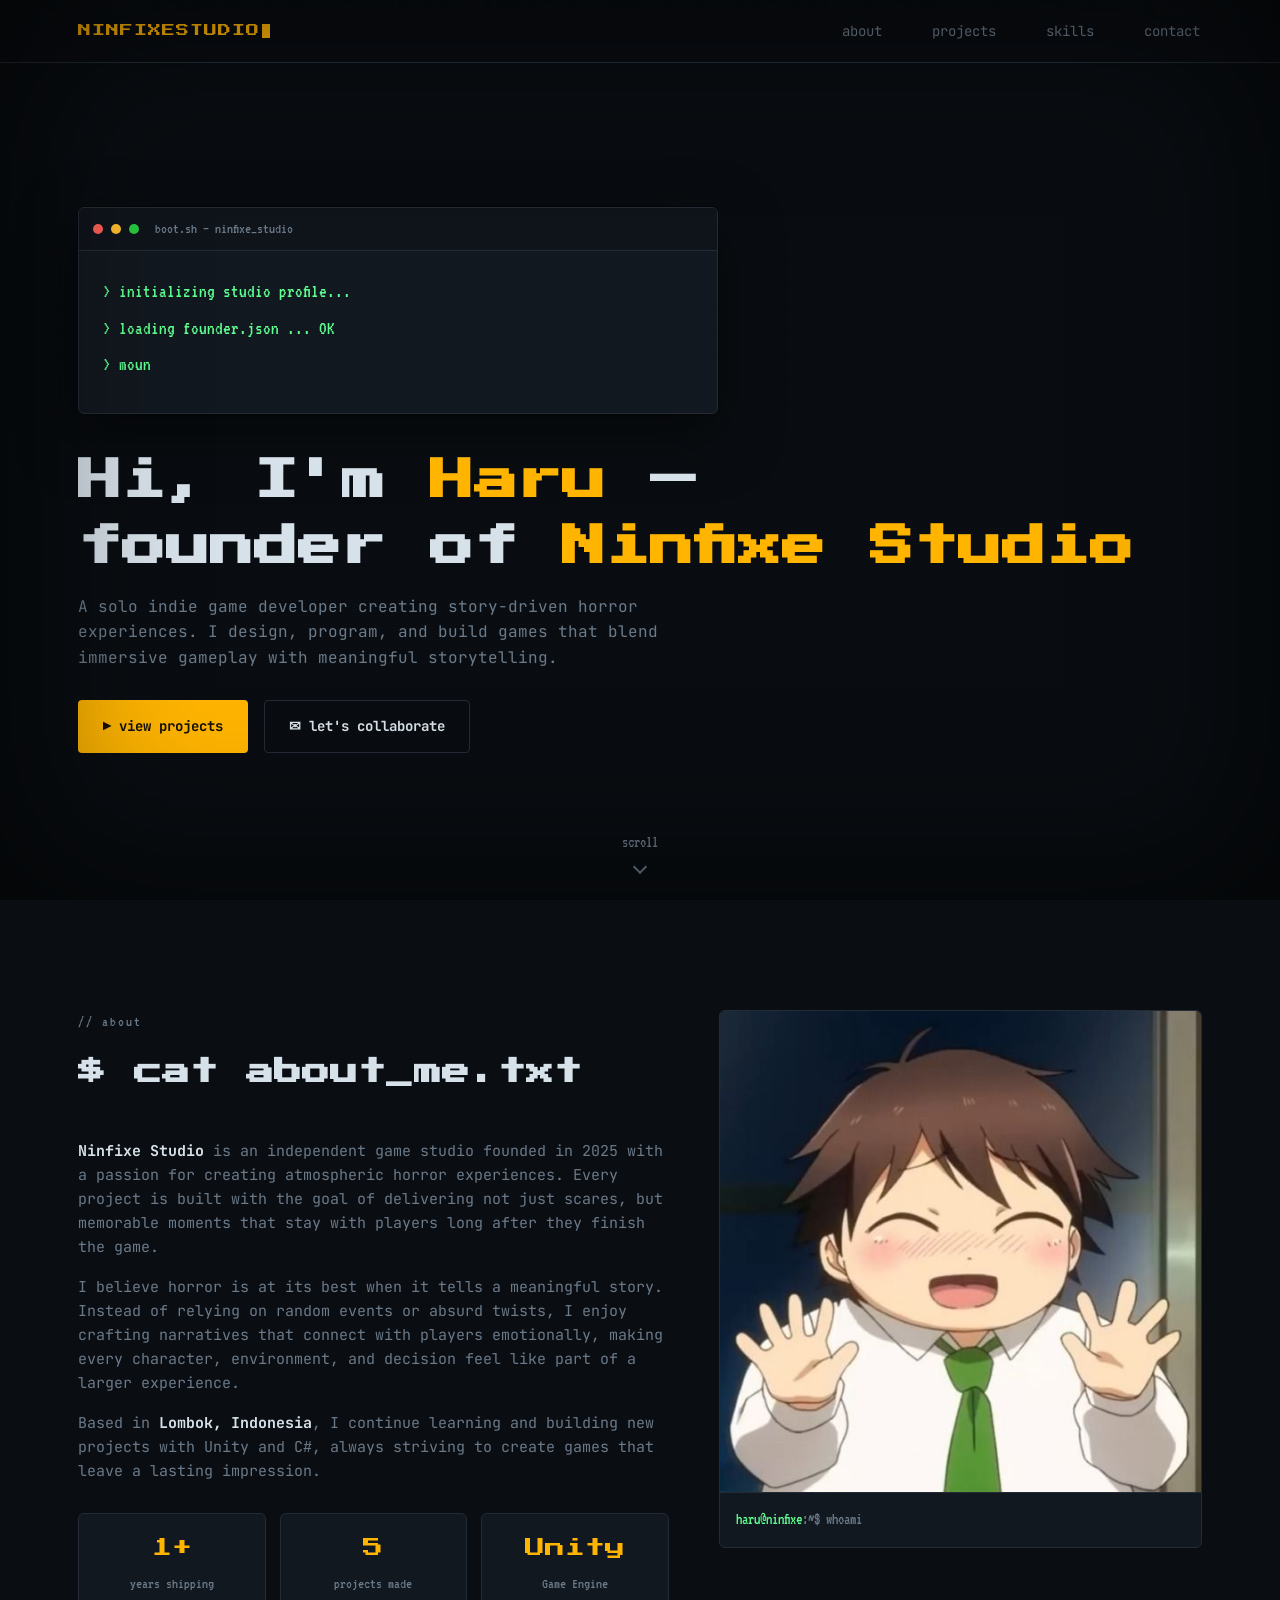
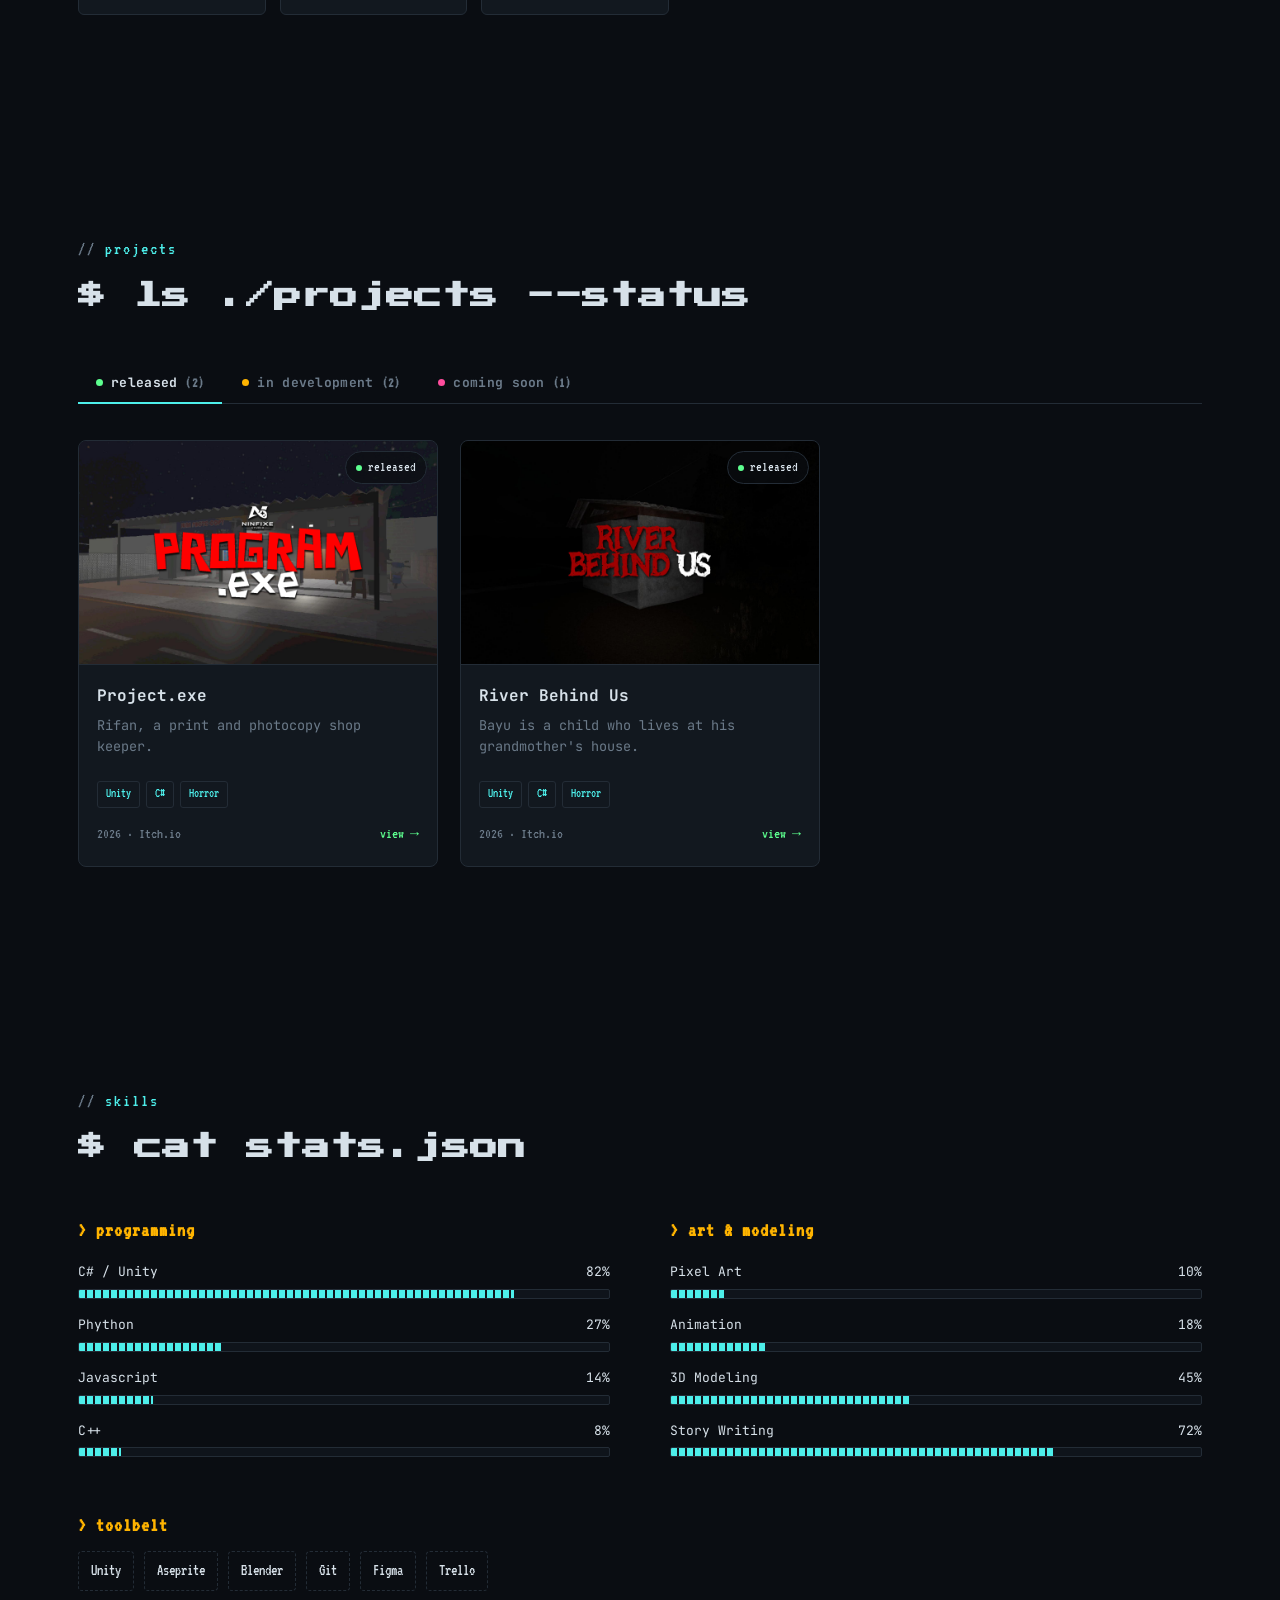
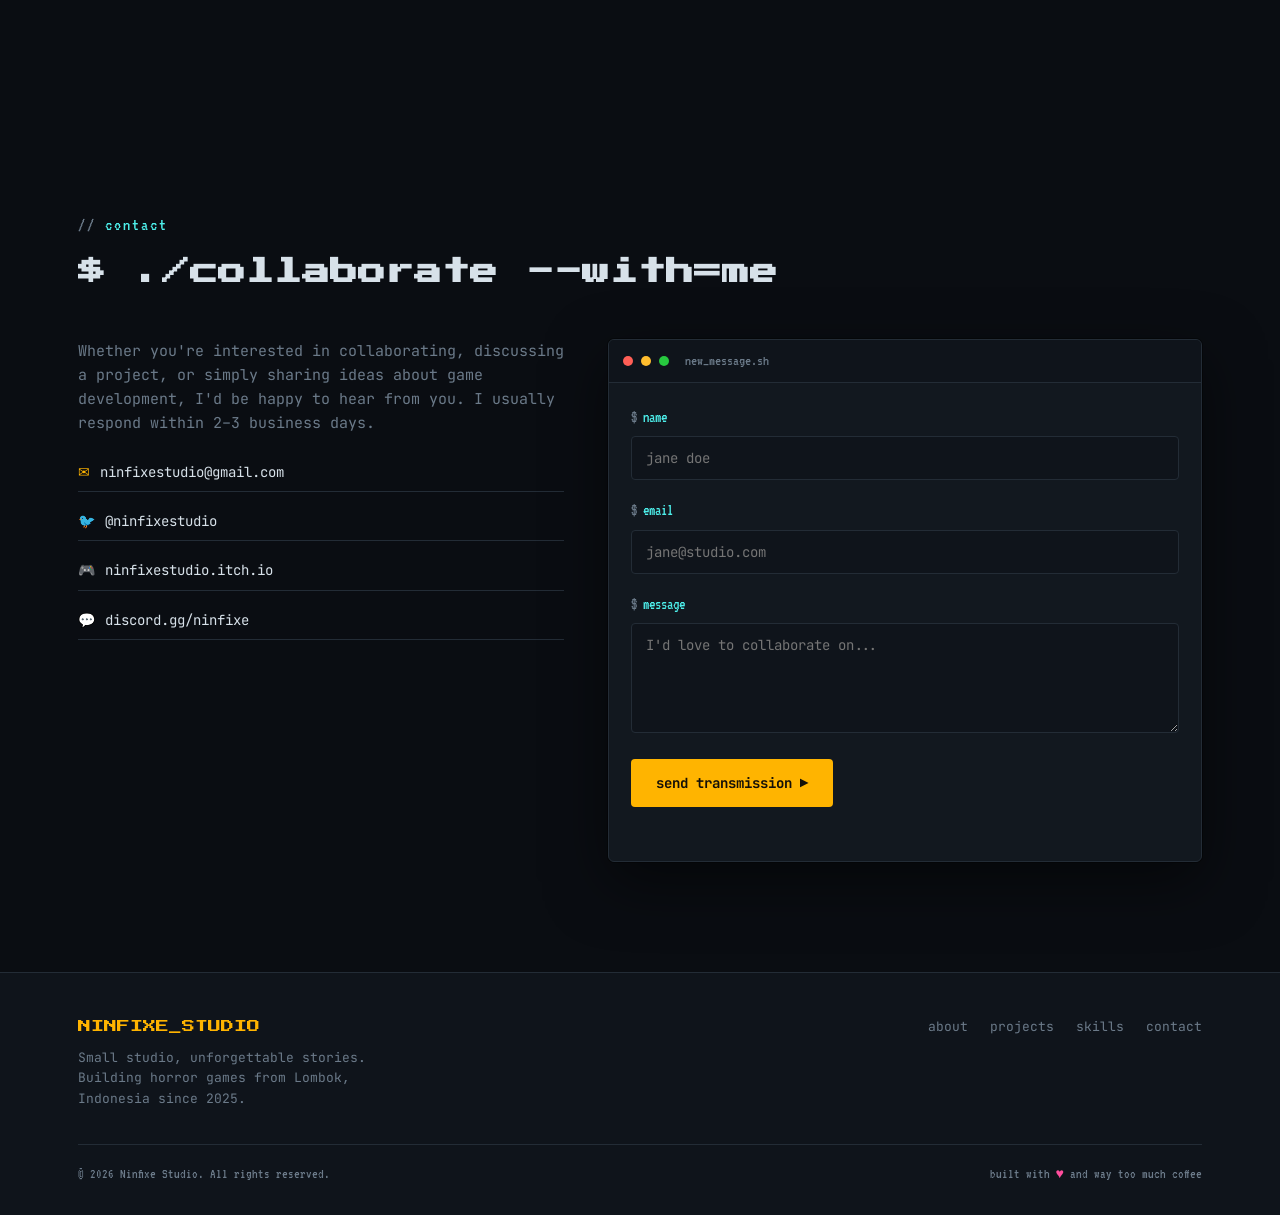
<file: index.html>
<!DOCTYPE html>
<html lang="en">
<head>
    <meta charset="UTF-8">
    <meta name="viewport" content="width=device-width, initial-scale=1.0">
    <title>NINFIXE_STUDIO // dev.terminal</title>
    <link rel="preconnect" href="https://fonts.googleapis.com">
    <link href="https://fonts.googleapis.com/css2?family=Press+Start+2P&family=VT323&family=JetBrains+Mono:wght@400;500;700&display=swap" rel="stylesheet">

    <link rel="stylesheet" href="css/variables.css">
    <link rel="stylesheet" href="css/styles.css">
    <link rel="stylesheet" href="css/responsive.css">
    
</head>
<body>
    <div class="crt-overlay"></div>
    <div class="vignette"></div>
    <header>
    <nav>
        <a href="#top" class="logo">NINFIXESTUDIO<span class="cursor-blink"></span></a>
        <div class="nav-links" id="navLinks">
        <a href="#about">about</a>
        <a href="#projects">projects</a>
        <a href="#skills">skills</a>
        <a href="#contact">contact</a>
        </div>
        <button class="burger" id="burgerBtn" aria-label="toggle menu" aria-expanded="false">
        <span></span><span></span><span></span>
        </button>
    </nav>
    </header>

    <main id="top">

    <!-- HERO -->
    <section class="hero">
        <canvas id="matrixCanvas"></canvas>
        <div class="container hero-inner">
        <div class="terminal-window" style="max-width:640px;">
            <div class="terminal-bar">
            <span class="dot red"></span><span class="dot yellow"></span><span class="dot green"></span>
            <span class="terminal-title">boot.sh — ninfixe_studio</span>
            </div>
            <div class="terminal-body" id="bootBody">
            <div class="line"><span class="prompt">&gt;</span> initializing studio profile...</div>
            </div>
        </div>

        <h1 class="hero-title">Hi, I'm <span class="hl">Haru</span> —<br>founder of <span class="hl">Ninfixe Studio</span></h1>
        <p class="hero-sub">A solo indie game developer creating story-driven horror experiences. I design, program, and build games that blend immersive gameplay with meaningful storytelling.</p>
        <div class="hero-cta">
            <a href="#projects" class="btn btn-primary">▶ view projects</a>
            <a href="#contact" class="btn btn-ghost">✉ let's collaborate</a>
        </div>
        </div>
        <div class="scroll-hint"><span>scroll</span><span class="chev"></span></div>
    </section>

    <!-- ABOUT -->
    <section id="about">
        <div class="container">
        <div class="about-grid">
            <div class="about-text reveal">
            <p class="eyebrow">about</p>
            <h2 class="section-title">$ cat about_me.txt</h2>
            <p><strong>Ninfixe Studio</strong> is an independent game studio founded in 2025 with a passion for creating atmospheric horror experiences. Every project is built with the goal of delivering not just scares, but memorable moments that stay with players long after they finish the game.</p>
            <p>I believe horror is at its best when it tells a meaningful story. Instead of relying on random events or absurd twists, I enjoy crafting narratives that connect with players emotionally, making every character, environment, and decision feel like part of a larger experience.</p>
            <p>Based in <strong>Lombok, Indonesia</strong>, I continue learning and building new projects with Unity and C#, always striving to create games that leave a lasting impression.</p>

            <div class="stat-row">
                <div class="stat-card"><div class="stat-num">1+</div><div class="stat-label">years shipping</div></div>
                <div class="stat-card"><div class="stat-num">5</div><div class="stat-label">projects made</div></div>
                <div class="stat-card"><div class="stat-num">Unity</div><div class="stat-label">Game Engine</div></div>
            </div>
            </div>

            <div class="avatar-window reveal">
            <div class="avatar-canvas">
                <!-- <div class="pixel-face">🕹️</div> -->
                <img src="assets/images/avatar.jpg" alt="Haru's avatar" class="avatar-img">
            </div>
            <div class="avatar-caption"><span class="name">haru@ninfixe</span>:~$ whoami</div>
            </div>
        </div>
        </div>
    </section>

    <!-- PROJECTS -->
    <section id="projects">
        <div class="container">
        <p class="eyebrow reveal">projects</p>
        <h2 class="section-title reveal">$ ls ./projects --status</h2>

        <div class="tabs reveal" role="tablist" aria-label="project status filter">
            <button class="tab active" data-status="released" role="tab" aria-selected="true">
            <span class="dot-status"></span> released <span class="tab-count">(2)</span>
            </button>
            <button class="tab" data-status="dev" role="tab" aria-selected="false">
            <span class="dot-status"></span> in development <span class="tab-count">(2)</span>
            </button>
            <button class="tab" data-status="soon" role="tab" aria-selected="false">
            <span class="dot-status"></span> coming soon <span class="tab-count">(1)</span>
            </button>
        </div>

        <!-- RELEASED -->
        <div class="tab-panel active reveal" data-panel="released">
            <div class="card" data-status="released">
                <div class="card-art">
                    <img src="assets/images/projectexe.png" alt="Project Preview">
                    <span class="status-chip">
                        <span class="dot-status"></span>released
                    </span>
                </div>
                <div class="card-body">
                    <div class="card-title">Project.exe</div>
                    <div class="card-desc">Rifan, a print and photocopy shop keeper.</div>
                    <div class="card-tags"><span class="tag">Unity</span><span class="tag">C#</span><span class="tag">Horror</span></div>
                    <div class="card-foot"><span>2026 · Itch.io</span><a href="projects/programexe.html">view →</a></div>
                </div>
            </div>
            <div class="card" data-status="released">
                <div class="card-art">
                    <img src="assets/images/riverbehindus.jpg" alt="Project Preview">
                    <span class="status-chip">
                        <span class="dot-status"></span>released
                    </span>
                </div>
                <div class="card-body">
                    <div class="card-title">River Behind Us</div>
                    <div class="card-desc">Bayu is a child who lives at his grandmother's house.</div>
                    <div class="card-tags"><span class="tag">Unity</span><span class="tag">C#</span><span class="tag">Horror</span></div>
                    <div class="card-foot"><span>2026 · Itch.io</span><a href="projects/riverbehindus.html">view →</a></div>
                </div>
            </div>
        </div>
        <!-- IN DEVELOPMENT -->
        <div class="tab-panel" data-panel="dev">
            <div class="card" data-status="dev">
                <div class="card-art">
                    <img src="assets/images/forgottenroad.png" alt="Project Preview">
                    <span class="status-chip">
                        <span class="dot-status"></span>in dev
                    </span>
                </div>
                <div class="card-body">
                    <div class="card-title">Forgotten Road</div>
                    <div class="card-desc">Topan, a driver taxi. This game is a anomaly games.</div>
                    <div class="card-tags"><span class="tag">Unity</span><span class="tag">C#</span><span class="tag">Horror</span></div>
                    <div class="card-progress"><div class="card-progress-fill" data-progress="12"></div></div>
                    <div class="card-foot"><span>12% complete</span><a href="https://www.youtube.com/@NinfixeStudio" target="_blank" rel="noopener noreferrer">follow →</a></div>
                </div>
            </div>
            <div class="card" data-status="dev">
                <div class="card-art">
                    <img src="assets/images/beyondthepaper.png" alt="Project Preview">
                    <span class="status-chip">
                        <span class="dot-status"></span>in dev
                    </span>
                </div>
                <div class="card-body">
                    <div class="card-title">Beyond The Paper (STC)</div>
                    <div class="card-desc">A full story of the part game Program.exe.</div>
                    <div class="card-tags"><span class="tag">Unity</span><span class="tag">C#</span><span class="tag">Horror</span></div>
                    <div class="card-progress"><div class="card-progress-fill" data-progress="67"></div></div>
                    <div class="card-foot"><span>67% complete</span><a href="https://www.youtube.com/@NinfixeStudio" target="_blank" rel="noopener noreferrer">follow →</a></div>
                </div>
            </div>
        </div>

        <!-- COMING SOON -->
        <div class="tab-panel" data-panel="soon">
            <div class="card" data-status="soon">
                <div class="card-art">
                    <img src="assets/images/comingsoon.png" alt="Project Preview">
                    <span class="status-chip">
                        <span class="dot-status"></span>soon
                    </span>
                </div>
                <div class="card-body">
                    <div class="card-title">Dead Task (STC)</div>
                    <div class="card-desc">Iwan, a food delivery courier, suddenly receives a job offer with an insane salary.</div>
                    <div class="card-tags"><span class="tag">Unity</span><span class="tag">C#</span><span class="tag">Horror</span></div>
                    <div class="card-foot"><span>early concept</span><a href="https://www.youtube.com/@NinfixeStudio" target="_blank" rel="noopener noreferrer">get notified →</a></div>
                </div>
            </div>
        </div>

        </div>
    </section>

    <!-- SKILLS -->
    <section id="skills">
        <div class="container">
        <p class="eyebrow reveal">skills</p>
        <h2 class="section-title reveal">$ cat stats.json</h2>

        <div class="skills-grid">
            <div class="skill-group reveal">
            <h3>&gt; programming</h3>
            <div class="skill-item">
                <div class="skill-item-head"><span>C# / Unity</span><span>82%</span></div>
                <div class="skill-bar"><div class="skill-bar-fill" data-value="82"></div></div>
            </div>
            <div class="skill-item">
                <div class="skill-item-head"><span>Phython</span><span>27%</span></div>
                <div class="skill-bar"><div class="skill-bar-fill" data-value="27"></div></div>
            </div>
            <div class="skill-item">
                <div class="skill-item-head"><span>Javascript</span><span>14%</span></div>
                <div class="skill-bar"><div class="skill-bar-fill" data-value="14"></div></div>
            </div>
            <div class="skill-item">
                <div class="skill-item-head"><span>C++</span><span>8%</span></div>
                <div class="skill-bar"><div class="skill-bar-fill" data-value="8"></div></div>
            </div>
            </div>

            <div class="skill-group reveal">
            <h3>&gt; art &amp; modeling</h3>
            <div class="skill-item">
                <div class="skill-item-head"><span>Pixel Art</span><span>10%</span></div>
                <div class="skill-bar"><div class="skill-bar-fill" data-value="10"></div></div>
            </div>
            <div class="skill-item">
                <div class="skill-item-head"><span>Animation</span><span>18%</span></div>
                <div class="skill-bar"><div class="skill-bar-fill" data-value="18"></div></div>
            </div>
            <div class="skill-item">
                <div class="skill-item-head"><span>3D Modeling</span><span>45%</span></div>
                <div class="skill-bar"><div class="skill-bar-fill" data-value="45"></div></div>
            </div>
            <div class="skill-item">
                <div class="skill-item-head"><span>Story Writing</span><span>72%</span></div>
                <div class="skill-bar"><div class="skill-bar-fill" data-value="72"></div></div>
            </div>
            </div>
        </div>

        <div class="reveal" style="margin-top:36px;">
            <h3 style="font-family:var(--font-term); font-size:20px; color:var(--amber); margin-bottom:10px; letter-spacing:1px;">&gt; toolbelt</h3>
            <div class="toolbelt">
            <span class="chip">Unity</span>
            <!--<span class="chip">Godot</span>-->
            <span class="chip">Aseprite</span>
            <!-- <span class="chip">FL Studio</span> -->
            <span class="chip">Blender</span>
            <span class="chip">Git</span>
            <span class="chip">Figma</span>
            <span class="chip">Trello</span>
            </div>
        </div>
        </div>
    </section>

    <!-- CONTACT -->
    <section id="contact">
        <div class="container">
        <p class="eyebrow reveal">contact</p>
        <h2 class="section-title reveal">$ ./collaborate --with=me</h2>

        <div class="contact-wrap">
            <div class="contact-info reveal">
            <p>Whether you're interested in collaborating, discussing a project, or simply sharing ideas about game development, I'd be happy to hear from you. I usually respond within 2–3 business days.</p>
            <div class="contact-links">
                <a href="mailto:ninfixestudio@gmail.com" target="_blank" rel="noopener noreferrer"><span class="ico">✉</span> ninfixestudio@gmail.com</a>
                <a href="#"><span class="ico">🐦</span> @ninfixestudio</a>
                <a href="https://ninfixestudio.itch.io/" target="_blank" rel="noopener noreferrer"><span class="ico">🎮</span> ninfixestudio.itch.io</a>
                <a href="#"><span class="ico">💬</span> discord.gg/ninfixe</a>
            </div>
            </div>

            <div class="terminal-window reveal">
            <div class="terminal-bar">
                <span class="dot red"></span><span class="dot yellow"></span><span class="dot green"></span>
                <span class="terminal-title">new_message.sh</span>
            </div>
            <form class="terminal-form" id="contactForm">
                <div class="field">
                <label for="cf-name">name</label>
                <input id="cf-name" name="name" type="text" placeholder="jane doe" required>
                </div>
                <div class="field">
                <label for="cf-email">email</label>
                <input id="cf-email" name="email" type="email" placeholder="jane@studio.com" required>
                </div>
                <div class="field">
                <label for="cf-msg">message</label>
                <textarea id="cf-msg" name="message" placeholder="I'd love to collaborate on..." required></textarea>
                </div>
                <button type="submit" class="btn btn-primary">send transmission ▶</button>
                <div class="form-msg" id="formMsg" aria-live="polite"></div>
            </form>
            </div>
        </div>
        </div>
    </section>

    </main>

    <footer>
    <div class="container">
        <div class="footer-grid">
        <div>
            <div class="footer-logo">NINFIXE_STUDIO</div>
            <p class="footer-note">Small studio, unforgettable stories. Building horror games from Lombok, Indonesia since 2025.</p>
        </div>
        <div class="footer-links">
            <a href="#about">about</a>
            <a href="#projects">projects</a>
            <a href="#skills">skills</a>
            <a href="#contact">contact</a>
        </div>
        </div>
        <div class="footer-bottom">
        <span>© <span id="year"></span> Ninfixe Studio. All rights reserved.</span>
        <span>built with <span class="heart">♥</span> and way too much coffee</span>
        </div>
    </div>
    </footer>

    <button class="to-top" id="toTop" aria-label="back to top">▲</button>

    <script src="js/scripts.js"></script>
</body>
</html>
</file>
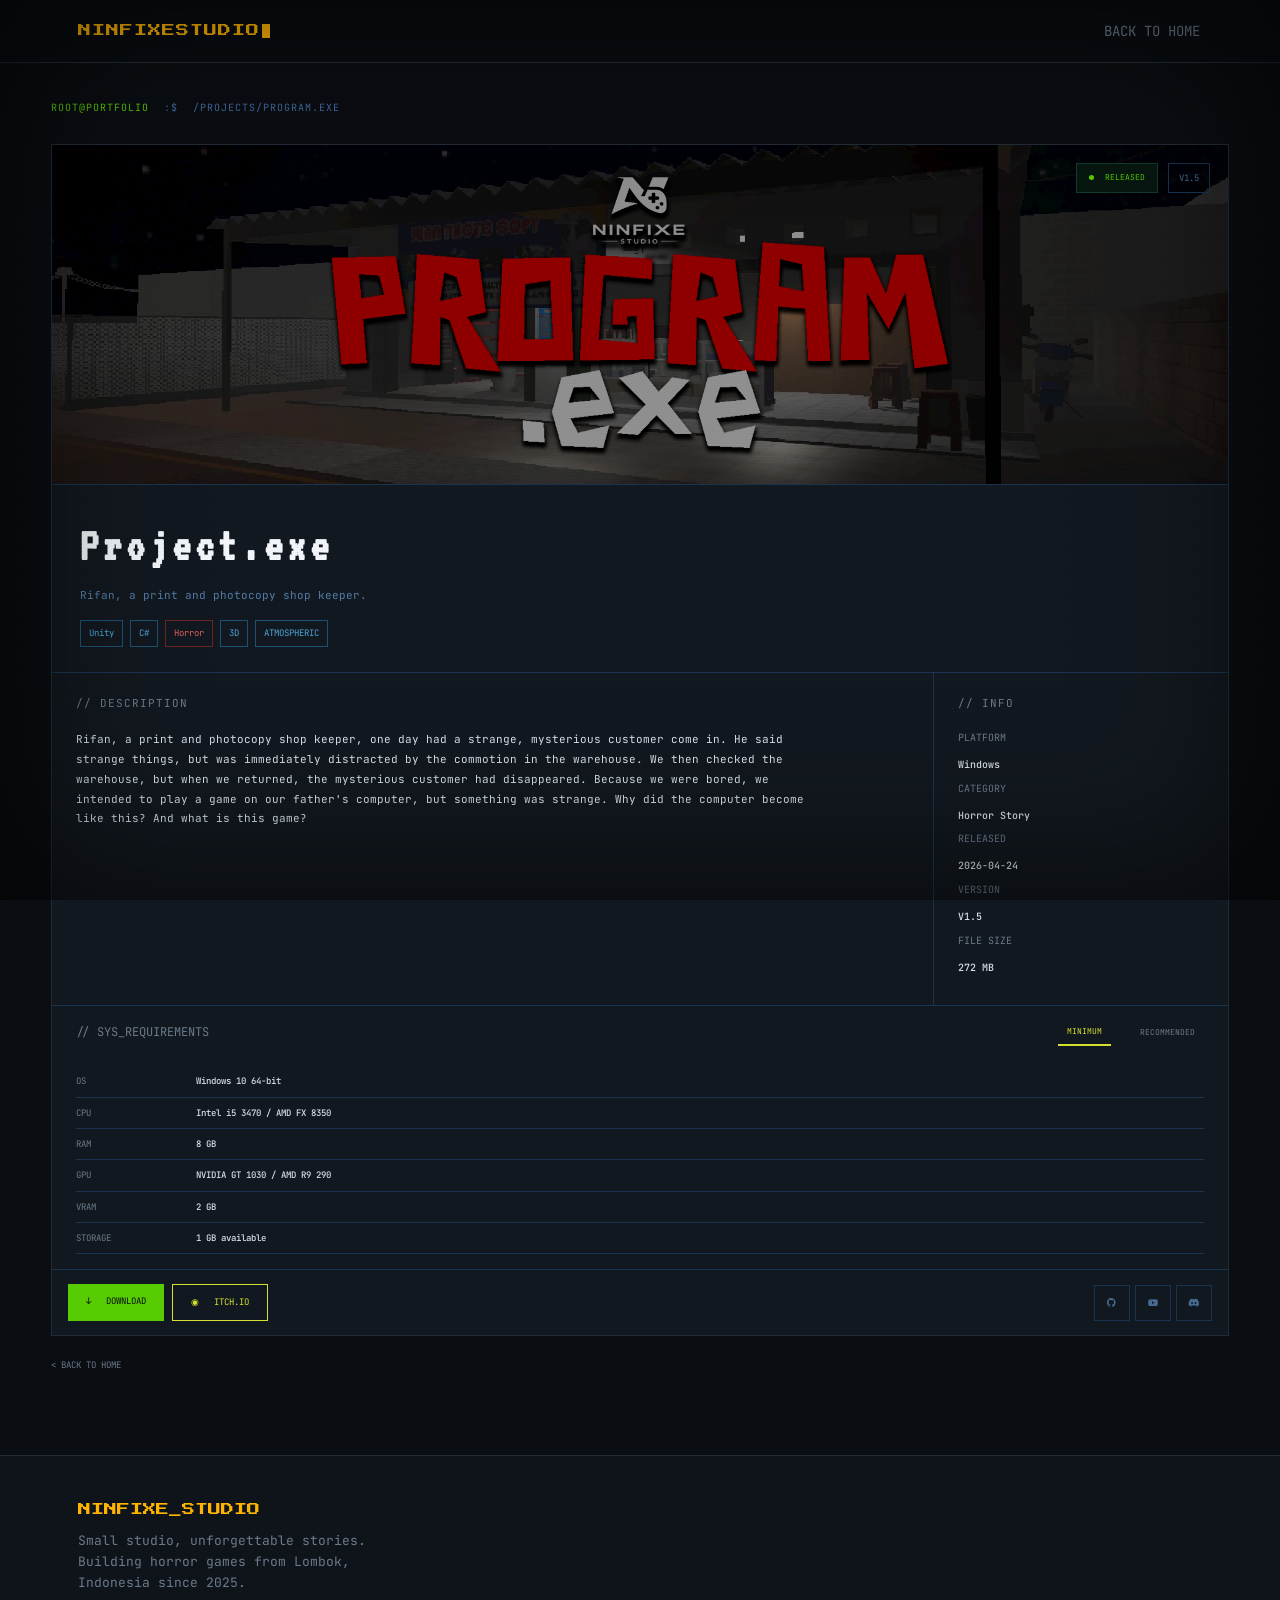
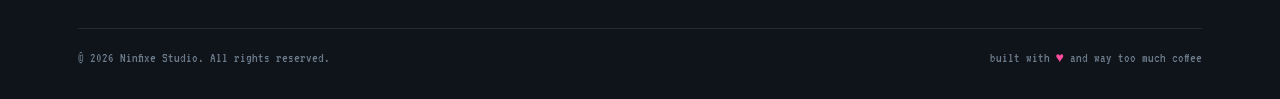
<file: projects/programexe.html>
<!DOCTYPE html>
<html lang="en">
<head>
    <meta charset="UTF-8">
    <meta name="viewport" content="width=device-width, initial-scale=1.0">
    <title>NINFIXE_STUDIO // dev.terminal</title>
    <link rel="preconnect" href="https://fonts.googleapis.com">
    <link href="https://fonts.googleapis.com/css2?family=Press+Start+2P&family=VT323&family=JetBrains+Mono:wght@400;500;700&display=swap" rel="stylesheet">
    <link
        rel="stylesheet"
        href="https://cdnjs.cloudflare.com/ajax/libs/font-awesome/6.7.2/css/all.min.css"
    >
    
    <link rel="stylesheet" href="../css/variables.css">
    <link rel="stylesheet" href="../css/project.css">
    <link rel="stylesheet" href="../css/responsive.css">
    
</head>
<body>
    <div class="crt-overlay"></div>
    <div class="vignette"></div>
    <header>
        <nav>
            <a href="../index.html" class="logo">NINFIXESTUDIO<span class="cursor-blink"></span></a>
            <div class="nav-links" id="navLinks">
            <a href="../index.html">BACK TO HOME</a>
            </div>
            <button class="burger" id="burgerBtn" aria-label="toggle menu" aria-expanded="false">
            <span></span><span></span><span></span>
            </button>
        </nav>
    </header>

    <main class="project-page">
        <div class="project-breadcrumb">
            ROOT@PORTFOLIO
            <span>:$</span>
            <span>/PROJECTS/PROGRAM.EXE</span>
        </div>

        <section class="project-card">
            <div class="project-cover">
                <img
                    src="../assets/images/projectexe.png"
                    alt="project.exe"
                >

                <div class="project-badges">

                    <div class="project-status">
                        <span class="status-dot"></span>
                        RELEASED
                    </div>

                    <div class="project-version">
                        V1.5
                    </div>

                </div>
            </div>

            <div class="project-heading">
                <h1>Project.exe</h1>

                <p>Rifan, a print and photocopy shop keeper.</p>

                <div class="project-tags">
                    <span>Unity</span>
                    <span>C#</span>
                    <span class="danger">Horror</span>
                    <span>3D</span>
                    <span>ATMOSPHERIC</span>
                </div>
            </div>

            <div class="project-overview">
                <div class="project-description">
                    <div class="section-label">
                        // DESCRIPTION
                    </div>

                    <p>
                        Rifan, a print and photocopy shop keeper, one day had a strange, mysterious customer come in. He said strange things, but was immediately distracted by the commotion in the warehouse. We then checked the warehouse, but when we returned, the mysterious customer had disappeared. Because we were bored, we intended to play a game on our father's computer, but something was strange. Why did the computer become like this? And what is this game?
                    </p>

                    <!--<ul>
                        <li><strong>WASD</strong> – Move</li>
                        <li><strong>Shift</strong> – Run</li>
                        <li><strong>Mouse</strong> – Look around</li>
                        <li><strong>E</strong> – Interact</li>
                        <li><strong>HOLD E</strong> – Interact</li>
                        <li><strong>F</strong> – Flashlight</li>
                        <li><strong>HOLD LMB</strong> – Cleaning</li>
                        <li><strong>ESC</strong> – Pause</li>
                        <li><strong>Alt + F4</strong> – Exit</li>
                    </ul>-->
                </div>
                <aside class="project-info">
                    <div class="section-label">
                        // INFO
                    </div>

                    <div class="info-item">
                        <span>PLATFORM</span>
                        <strong>Windows</strong>
                    </div>

                    <div class="info-item">
                        <span>CATEGORY</span>
                        <strong>Horror Story</strong>
                    </div>

                    <div class="info-item">
                        <span>RELEASED</span>
                        <strong>2026-04-24</strong>
                    </div>

                    <div class="info-item">
                        <span>VERSION</span>
                        <strong>V1.5</strong>
                    </div>

                    <div class="info-item">
                        <span>FILE SIZE</span>
                        <strong>272 MB</strong>
                    </div>
                </aside>
            </div>

            <section class="requirements">

                <div class="requirements-header">

                    <span>// SYS_REQUIREMENTS</span>

                    <div class="requirement-tabs">
                        <button class="active" data-tab="minimum">
                            MINIMUM
                        </button>

                        <button data-tab="recommended">
                            RECOMMENDED
                        </button>
                    </div>

                </div>


                <!-- Minimum -->
                <div class="requirements-list" id="minimum">

                    <div class="requirement">
                        <span>OS</span>
                        <strong>Windows 10 64-bit</strong>
                    </div>

                    <div class="requirement">
                        <span>CPU</span>
                        <strong>Intel i5 3470 / AMD FX 8350</strong>
                    </div>

                    <div class="requirement">
                        <span>RAM</span>
                        <strong>8 GB</strong>
                    </div>

                    <div class="requirement">
                        <span>GPU</span>
                        <strong>NVIDIA GT 1030 / AMD R9 290</strong>
                    </div>

                    <div class="requirement">
                        <span>VRAM</span>
                        <strong>2 GB</strong>
                    </div>

                    <div class="requirement">
                        <span>STORAGE</span>
                        <strong>1 GB available</strong>
                    </div>

                </div>


                <!-- Recommended -->
                <div class="requirements-list hidden" id="recommended">

                    <div class="requirement">
                        <span>OS</span>
                        <strong>Windows 11 64-bit</strong>
                    </div>

                    <div class="requirement">
                        <span>CPU</span>
                        <strong>Intel i5 10400 / Ryzen 5 3600</strong>
                    </div>

                    <div class="requirement">
                        <span>RAM</span>
                        <strong>16 GB</strong>
                    </div>

                    <div class="requirement">
                        <span>GPU</span>
                        <strong>NVIDIA GTX 1660 / RX 5600 XT</strong>
                    </div>

                    <div class="requirement">
                        <span>VRAM</span>
                        <strong>6 GB</strong>
                    </div>

                    <div class="requirement">
                        <span>STORAGE</span>
                        <strong>2 GB available</strong>
                    </div>

                </div>

            </section>
            <div class="project-actions">
                <div class="action-left">
                    <a href="https://ninfixestudio.itch.io/programexe" class="btn-download" target="_blank" rel="noopener noreferrer">
                        ↓ &nbsp; DOWNLOAD
                    </a>

                    <a href="https://ninfixestudio.itch.io" class="btn-itch" target="_blank" rel="noopener noreferrer">
                        ◉ &nbsp; ITCH.IO
                    </a>
                </div>

                <div class="action-social">
                    <a href="https://github.com/ninfixestudio" aria-label="GitHub" target="_blank" rel="noopener noreferrer">
                        <i class="fa-brands fa-github"></i>
                    </a>
                    <a href="https://www.youtube.com/@NinfixeStudio" aria-label="Youtube" target="_blank" rel="noopener noreferrer">
                        <i class="fa-brands fa-youtube"></i>
                    </a>
                    <a href="#" aria-label="Discord">
                        <i class="fa-brands fa-discord"></i>
                    </a>
                </div>
            </div>
        </section>

        <a href="../index.html" class="back-projects">
            &lt; BACK TO HOME
        </a>
    </main>

    <footer>
    <div class="container">
        <div class="footer-grid">
        <div>
            <div class="footer-logo">NINFIXE_STUDIO</div>
            <p class="footer-note">Small studio, unforgettable stories. Building horror games from Lombok, Indonesia since 2025.</p>
        </div>
        <div class="footer-links">
        </div>
        </div>
        <div class="footer-bottom">
        <span>© <span id="year"></span> Ninfixe Studio. All rights reserved.</span>
        <span>built with <span class="heart">♥</span> and way too much coffee</span>
        </div>
    </div>
    </footer>

    <button class="to-top" id="toTop" aria-label="back to top">▲</button>

    <script src="../js/scripts.js"></script>
    <script src="../js/project.js"></script>
</body>
</html>
</file>
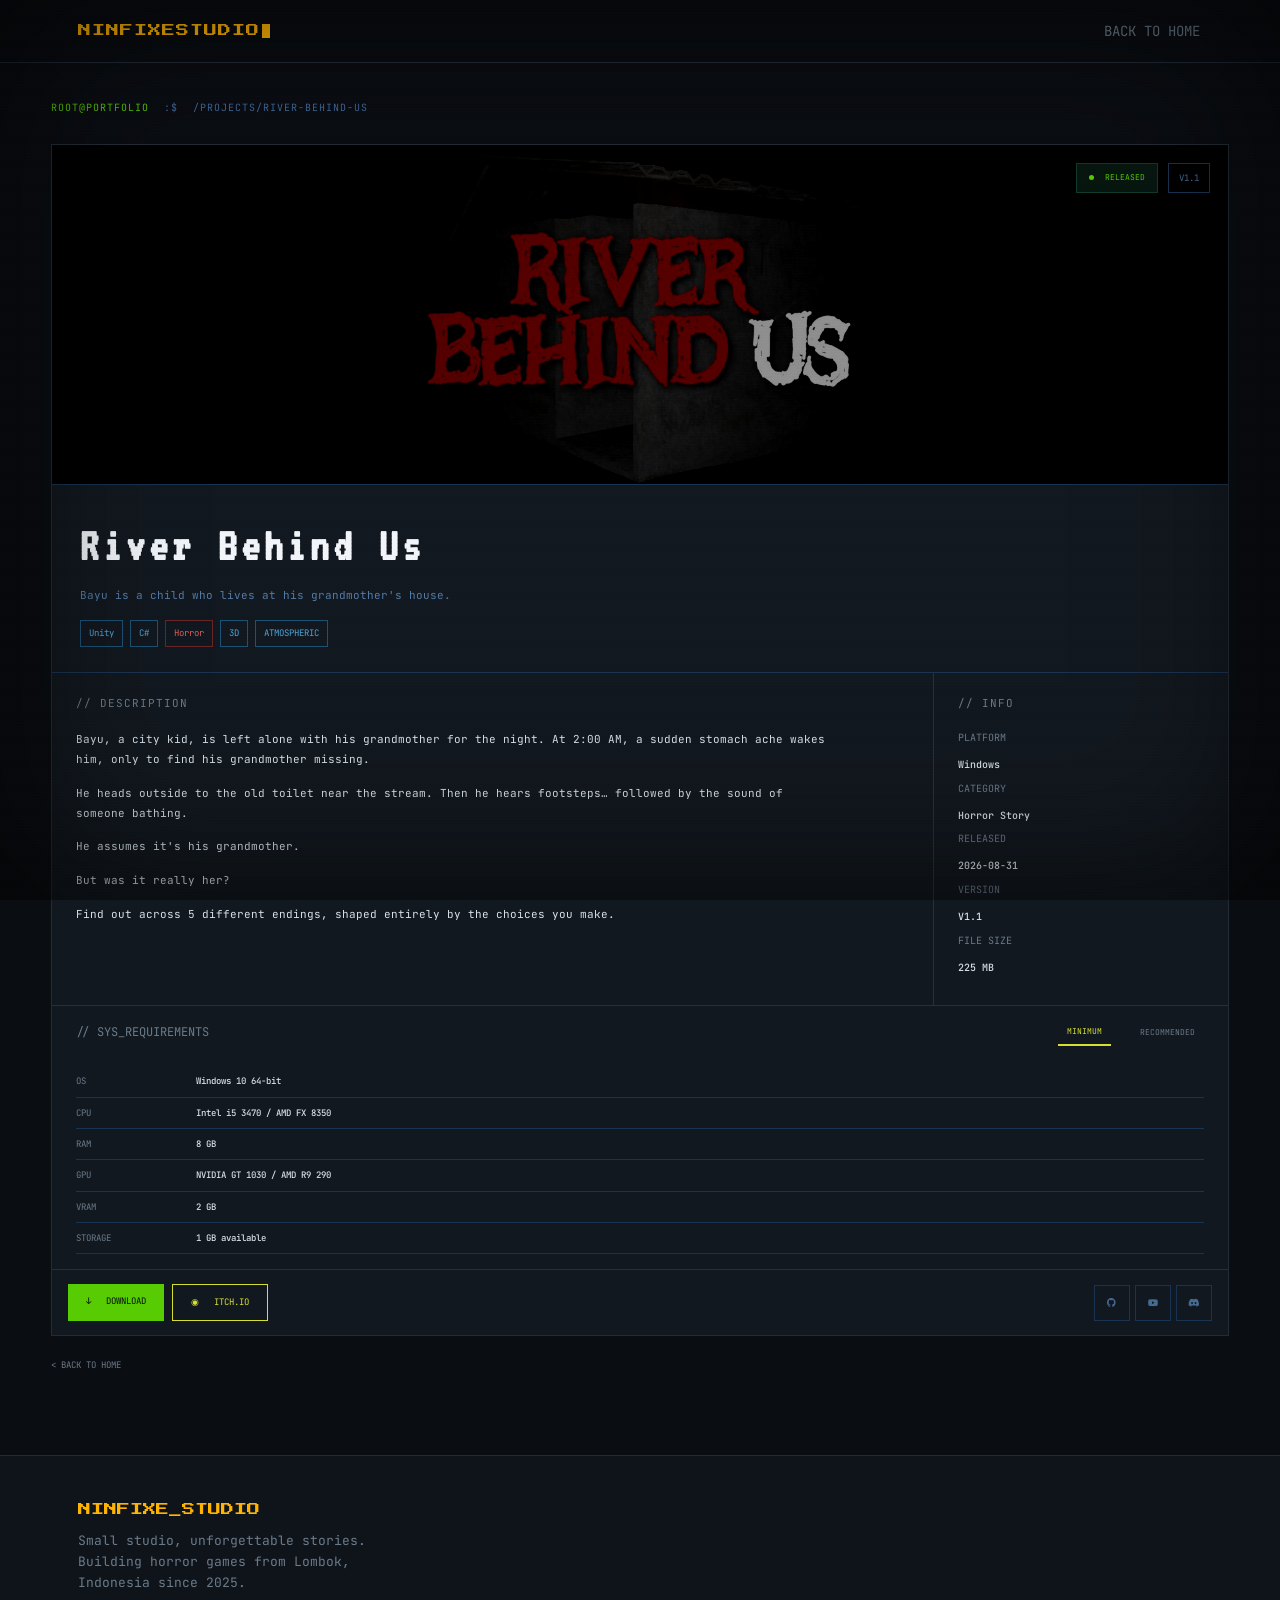
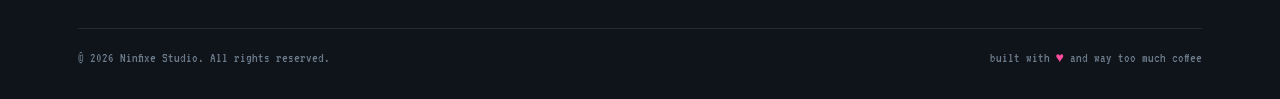
<file: projects/riverbehindus.html>
<!DOCTYPE html>
<html lang="en">
<head>
    <meta charset="UTF-8">
    <meta name="viewport" content="width=device-width, initial-scale=1.0">
    <title>NINFIXE_STUDIO // dev.terminal</title>
    <link rel="preconnect" href="https://fonts.googleapis.com">
    <link href="https://fonts.googleapis.com/css2?family=Press+Start+2P&family=VT323&family=JetBrains+Mono:wght@400;500;700&display=swap" rel="stylesheet">
    <link
        rel="stylesheet"
        href="https://cdnjs.cloudflare.com/ajax/libs/font-awesome/6.7.2/css/all.min.css"
    >
    
    <link rel="stylesheet" href="../css/variables.css">
    <link rel="stylesheet" href="../css/project.css">
    <link rel="stylesheet" href="../css/responsive.css">
    
</head>
<body>
    <div class="crt-overlay"></div>
    <div class="vignette"></div>
    <header>
        <nav>
            <a href="../index.html" class="logo">NINFIXESTUDIO<span class="cursor-blink"></span></a>
            <div class="nav-links" id="navLinks">
            <a href="../index.html">BACK TO HOME</a>
            </div>
            <button class="burger" id="burgerBtn" aria-label="toggle menu" aria-expanded="false">
            <span></span><span></span><span></span>
            </button>
        </nav>
    </header>

    <main class="project-page">
        <div class="project-breadcrumb">
            ROOT@PORTFOLIO
            <span>:$</span>
            <span>/PROJECTS/RIVER-BEHIND-US</span>
        </div>

        <section class="project-card">
            <div class="project-cover">
                <img
                    src="../assets/images/riverbehindus.jpg"
                    alt="river behind us"
                >

                <div class="project-badges">

                    <div class="project-status">
                        <span class="status-dot"></span>
                        RELEASED
                    </div>

                    <div class="project-version">
                        V1.1
                    </div>

                </div>
            </div>

            <div class="project-heading">
                <h1>River Behind Us</h1>

                <p>Bayu is a child who lives at his grandmother's house.</p>

                <div class="project-tags">
                    <span>Unity</span>
                    <span>C#</span>
                    <span class="danger">Horror</span>
                    <span>3D</span>
                    <span>ATMOSPHERIC</span>
                </div>
            </div>

            <div class="project-overview">
                <div class="project-description">
                    <div class="section-label">
                        // DESCRIPTION
                    </div>

                    <p>
                        Bayu, a city kid, is left alone with his grandmother for the night. At 2:00 AM, a sudden stomach ache wakes him, only to find his grandmother missing.
                    </p>
                    <p>
                        He heads outside to the old toilet near the stream. Then he hears footsteps… followed by the sound of someone bathing.
                    </p>
                    <p>
                        He assumes it's his grandmother.
                    </p>
                    <p>
                        But was it really her?
                    </p>
                    <p>
                        Find out across 5 different endings, shaped entirely by the choices you make.
                    </p>

                    <!--<ul>
                        <li><strong>WASD</strong> – Move</li>
                        <li><strong>Shift</strong> – Run</li>
                        <li><strong>Mouse</strong> – Look around</li>
                        <li><strong>E</strong> – Interact</li>
                        <li><strong>HOLD E</strong> – Interact</li>
                        <li><strong>F</strong> – Flashlight</li>
                        <li><strong>HOLD LMB</strong> – Cleaning</li>
                        <li><strong>ESC</strong> – Pause</li>
                        <li><strong>Alt + F4</strong> – Exit</li>
                    </ul>-->
                </div>
                <aside class="project-info">
                    <div class="section-label">
                        // INFO
                    </div>

                    <div class="info-item">
                        <span>PLATFORM</span>
                        <strong>Windows</strong>
                    </div>

                    <div class="info-item">
                        <span>CATEGORY</span>
                        <strong>Horror Story</strong>
                    </div>

                    <div class="info-item">
                        <span>RELEASED</span>
                        <strong>2026-08-31</strong>
                    </div>

                    <div class="info-item">
                        <span>VERSION</span>
                        <strong>V1.1</strong>
                    </div>

                    <div class="info-item">
                        <span>FILE SIZE</span>
                        <strong>225 MB</strong>
                    </div>
                </aside>
            </div>

            <section class="requirements">

                <div class="requirements-header">

                    <span>// SYS_REQUIREMENTS</span>

                    <div class="requirement-tabs">
                        <button class="active" data-tab="minimum">
                            MINIMUM
                        </button>

                        <button data-tab="recommended">
                            RECOMMENDED
                        </button>
                    </div>

                </div>


                <!-- Minimum -->
                <div class="requirements-list" id="minimum">

                    <div class="requirement">
                        <span>OS</span>
                        <strong>Windows 10 64-bit</strong>
                    </div>

                    <div class="requirement">
                        <span>CPU</span>
                        <strong>Intel i5 3470 / AMD FX 8350</strong>
                    </div>

                    <div class="requirement">
                        <span>RAM</span>
                        <strong>8 GB</strong>
                    </div>

                    <div class="requirement">
                        <span>GPU</span>
                        <strong>NVIDIA GT 1030 / AMD R9 290</strong>
                    </div>

                    <div class="requirement">
                        <span>VRAM</span>
                        <strong>2 GB</strong>
                    </div>

                    <div class="requirement">
                        <span>STORAGE</span>
                        <strong>1 GB available</strong>
                    </div>

                </div>


                <!-- Recommended -->
                <div class="requirements-list hidden" id="recommended">

                    <div class="requirement">
                        <span>OS</span>
                        <strong>Windows 11 64-bit</strong>
                    </div>

                    <div class="requirement">
                        <span>CPU</span>
                        <strong>Intel i5 10400 / Ryzen 5 3600</strong>
                    </div>

                    <div class="requirement">
                        <span>RAM</span>
                        <strong>16 GB</strong>
                    </div>

                    <div class="requirement">
                        <span>GPU</span>
                        <strong>NVIDIA GTX 1660 / RX 5600 XT</strong>
                    </div>

                    <div class="requirement">
                        <span>VRAM</span>
                        <strong>6 GB</strong>
                    </div>

                    <div class="requirement">
                        <span>STORAGE</span>
                        <strong>2 GB available</strong>
                    </div>

                </div>

            </section>
            <div class="project-actions">
                <div class="action-left">
                    <a href="https://ninfixestudio.itch.io/river-behind-us" class="btn-download" target="_blank" rel="noopener noreferrer">
                        ↓ &nbsp; DOWNLOAD
                    </a>

                    <a href="https://ninfixestudio.itch.io" class="btn-itch" target="_blank" rel="noopener noreferrer">
                        ◉ &nbsp; ITCH.IO
                    </a>
                </div>

                <div class="action-social">
                    <a href="https://github.com/ninfixestudio" aria-label="GitHub" target="_blank" rel="noopener noreferrer">
                        <i class="fa-brands fa-github"></i>
                    </a>
                    <a href="https://www.youtube.com/@NinfixeStudio" aria-label="Youtube" target="_blank" rel="noopener noreferrer">
                        <i class="fa-brands fa-youtube"></i>
                    </a>
                    <a href="#" aria-label="Discord">
                        <i class="fa-brands fa-discord"></i>
                    </a>
                </div>
            </div>
        </section>

        <a href="../index.html" class="back-projects">
            &lt; BACK TO HOME
        </a>
    </main>

    <footer>
    <div class="container">
        <div class="footer-grid">
        <div>
            <div class="footer-logo">NINFIXE_STUDIO</div>
            <p class="footer-note">Small studio, unforgettable stories. Building horror games from Lombok, Indonesia since 2025.</p>
        </div>
        <div class="footer-links">
        </div>
        </div>
        <div class="footer-bottom">
        <span>© <span id="year"></span> Ninfixe Studio. All rights reserved.</span>
        <span>built with <span class="heart">♥</span> and way too much coffee</span>
        </div>
    </div>
    </footer>

    <button class="to-top" id="toTop" aria-label="back to top">▲</button>

    <script src="../js/scripts.js"></script>
    <script src="../js/project.js"></script>
</body>
</html>
</file>
<file: css/variables.css>
:root{
    --bg:#0a0d12;
    --bg-alt:#0f141b;
    --panel:#12181f;
    --line:#232c36;
    --amber:#ffb400;
    --amber-dim:#8a6300;
    --cyan:#4deeea;
    --magenta:#ff4d9d;
    --green:#5dff8f;
    --text:#d7e1e9;
    --muted:#6b7a89;
    --font-pixel:'Press Start 2P', monospace;
    --font-mono:'JetBrains Mono', monospace;
    --font-term:'VT323', monospace;
  }
</file>
<file: css/styles.css>
* {
    box-sizing: border-box;
     margin: 0;
     padding: 0;
}

  html {
    scroll-behavior: smooth;
}

  body {

    background: var(--bg);

    color: var(--text);

    font-family: var(--font-mono);

    line-height: 1.6;

    overflow-x: hidden;

    position: relative;
}

  /* scanline + crt overlay */
  .crt-overlay {

    position: fixed;
     inset: 0;
     pointer-events: none;
     z-index: 9999;

    background: repeating-linear-gradient(
      to bottom,
      rgba(255, 255, 255, 0.018) 0px,
      rgba(255, 255, 255, 0.018) 1px,
      transparent 1px,
      transparent 3px
    );

    mix-blend-mode: overlay;
}

  .vignette {

    position: fixed;
     inset: 0;
     pointer-events: none;
     z-index: 9998;

    box-shadow:  inset 0 0 180px rgba(0, 0, 0, 0.75);
}

  ::selection {
    background: var(--amber);
     color: #0a0d12;
}

  a {
    color: inherit;
     text-decoration: none;
}

  .container {

    max-width: 1180px;

    margin: 0 auto;

    padding: 0 28px;
}

  /* ---------- Focus ---------- */
  a:focus-visible, button:focus-visible, input:focus-visible, textarea:focus-visible, .tab:focus-visible {

    outline: 2px solid var(--cyan);

    outline-offset: 3px;
}

  /* ---------- NAV ---------- */
  header {

    position: fixed;
     top: 0;
     left: 0;
     right: 0;
     z-index: 500;

    background: rgba(10, 13, 18, 0.85);

    backdrop-filter: blur(6px);

    border-bottom: 1px solid var(--line);
}

  nav {

    display: flex;
     align-items: center;
     justify-content: space-between;

    padding: 16px 28px;

    max-width: 1180px;
     margin: 0 auto;
}

  .logo {

    font-family: var(--font-pixel);

    font-size: 13px;

    color: var(--amber);

    letter-spacing: 1px;

    display: flex;
     align-items: center;
     gap: 2px;
}

  .logo .cursor-blink {

    display: inline-block;
     width: 8px;
     height: 14px;
     background: var(--amber);

    animation: blink 1s steps(1) infinite;
}

  .nav-links {

    display: flex;
     gap: 28px;

    font-size: 14px;
}

  .nav-links a {

    color: var(--muted);

    position: relative;

    padding: 4px 2px;

    transition: color .2s ease;
}

  .nav-links a::before {
    content: "./";
     color: var(--cyan);
     opacity: 0;
     margin-right: 2px;
     transition: opacity .2s ease;
}

  .nav-links a:hover, .nav-links a:focus-visible {
    color: var(--text);
}

  .nav-links a:hover::before {
    opacity: 1;
}

  .nav-links a::after {

    content: "";
     position: absolute;
     left: 0;
     bottom: -4px;
     width: 0;
     height: 1px;

    background: var(--cyan);
     transition: width .25s ease;
}

  .nav-links a:hover::after {
    width: 100%;
}

  .burger {

    display: none;
     flex-direction: column;
     gap: 5px;
     background: none;
     border: none;
     cursor: pointer;
}

  .burger span {
    width: 24px;
     height: 2px;
     background: var(--amber);
     display: block;
}

  /* ---------- HERO ---------- */
  .hero {

    min-height: 100vh;

    display: flex;
     flex-direction: column;
     align-items: flex-start;
     justify-content: center;

    position: relative;

    padding: 140px 0 80px;

    overflow: hidden;
}

  #matrixCanvas {

    position: absolute;
     inset: 0;
     width: 100%;
     height: 100%;

    opacity: 0.16;

    z-index: 0;
}

  .hero-inner {
    position: relative;
     z-index: 1;
     width: 100%;
}

  .terminal-window {

    background: var(--panel);

    border: 1px solid var(--line);

    border-radius: 6px;

    box-shadow: 0 0 0 1px rgba(0, 0, 0, .4), 0 20px 60px rgba(0, 0, 0, .5);

    overflow: hidden;
}

  .terminal-bar {

    background: var(--bg-alt);

    padding: 9px 14px;

    display: flex;
     align-items: center;
     gap: 8px;

    border-bottom: 1px solid var(--line);

    font-family: var(--font-term);
     font-size: 15px;
     color: var(--muted);
}

  .dot {
    width: 10px;
     height: 10px;
     border-radius: 50%;
     display: inline-block;
}

  .dot.red {
    background: #ff5f56;
}

  .dot.yellow {
    background: #ffbd2e;
}

  .dot.green {
    background: #27c93f;
}

  .terminal-title {
    margin-left: 8px;
}

  .terminal-body {
    padding: 26px 24px;
     font-family: var(--font-term);
     font-size: 19px;
     color: var(--green);
}

  .terminal-body .line {
    margin-bottom: 6px;
}

  .terminal-body .muted {
    color: var(--muted);
}

  .terminal-body .prompt {
    color: var(--cyan);
}

  .type-cursor {
    display: inline-block;
     width: 10px;
     height: 20px;
     background: var(--green);
     vertical-align: text-bottom;
     animation: blink 1s steps(1) infinite;
}

  .hero-title {

    font-family: var(--font-pixel);

    font-size: clamp(22px, 4.4vw, 44px);

    line-height: 1.5;

    margin: 34px 0 14px;

    color: var(--text);
}

  .hero-title .hl {
    color: var(--amber);
}

  .hero-sub {

    max-width: 640px;

    color: var(--muted);

    font-size: 16px;

    margin-bottom: 30px;
}

  .hero-cta {
    display: flex;
     gap: 16px;
     flex-wrap: wrap;
}

  .btn {

    font-family: var(--font-mono);

    font-weight: 700;

    font-size: 14px;

    padding: 14px 24px;

    border-radius: 4px;

    cursor: pointer;

    border: 1px solid transparent;

    transition: transform .15s ease, box-shadow .15s ease, background .15s ease, color .15s ease;

    display: inline-flex;
     align-items: center;
     gap: 8px;
}

  .btn-primary {

    background: var(--amber);
     color: #141008;

    box-shadow: 0 0 0 rgba(255, 180, 0, 0);
}

  .btn-primary:hover {
    transform: translateY(-2px);
     box-shadow: 0 8px 24px rgba(255, 180, 0, .25);
}

  .btn-ghost {

    background: transparent;
     border-color: var(--line);
     color: var(--text);
}

  .btn-ghost:hover {
    border-color: var(--cyan);
     color: var(--cyan);
     transform: translateY(-2px);
}

  .scroll-hint {

    position: absolute;
     bottom: 28px;
     left: 50%;
     transform: translateX(-50%);

    font-family: var(--font-term);
     font-size: 16px;
     color: var(--muted);

    display: flex;
     flex-direction: column;
     align-items: center;
     gap: 6px;

    animation: floaty 2.2s ease-in-out infinite;
}

  .scroll-hint .chev {
    border: solid var(--muted);
     border-width: 0 2px 2px 0;
     display: inline-block;
     padding: 4px;
     transform: rotate(45deg);
}

  @keyframes floaty {
    0%, 100% {
        transform: translate(-50%, 0);
    }

     50% {
        transform: translate(-50%, 8px);
    }
}

  @keyframes blink {
    50% {
        opacity: 0;
    }
}

  /* ---------- SECTION SHARED ---------- */
  section {
    padding: 110px 0;
}

  .eyebrow {

    font-family: var(--font-term);
     font-size: 18px;
     color: var(--cyan);

    letter-spacing: 2px;
     margin-bottom: 10px;
}

  .eyebrow::before {
    content: "// ";
     color: var(--muted);
}

  h2.section-title {

    font-family: var(--font-pixel);

    font-size: clamp(18px, 3vw, 28px);

    margin-bottom: 44px;

    color: var(--text);
}

  .reveal {

    opacity: 0;
     transform: translateY(28px);

    transition: opacity .7s ease, transform .7s ease;
}

  .reveal.is-visible {
    opacity: 1;
     transform: translateY(0);
}

  /* ---------- ABOUT ---------- */
  .about-grid {

    display: grid;
     grid-template-columns: 1.1fr 0.9fr;
     gap: 50px;
     align-items: start;
}

  .about-text p {
    color: var(--muted);
     margin-bottom: 16px;
     font-size: 15px;
}

  .about-text strong {
    color: var(--text);
}

  .stat-row {

    display: grid;
     grid-template-columns: repeat(3, 1fr);
     gap: 14px;
     margin-top: 30px;
}

  .stat-card {

    background: var(--panel);
     border: 1px solid var(--line);
     border-radius: 6px;

    padding: 18px 14px;
     text-align: center;

    transition: border-color .2s ease, transform .2s ease;
}

  .stat-card:hover {
    border-color: var(--amber);
     transform: translateY(-4px);
}

  .stat-num {
    font-family: var(--font-pixel);
     font-size: 20px;
     color: var(--amber);
}

  .stat-label {
    font-family: var(--font-term);
     font-size: 15px;
     color: var(--muted);
     margin-top: 8px;
}

  .avatar-window {

    background: var(--panel);
     border: 1px solid var(--line);
     border-radius: 6px;
     overflow: hidden;
}

  .avatar-canvas {

    width: 100%;
     aspect-ratio: 1/1;

    background:
      linear-gradient(135deg, #14202b 25%, transparent 25%) 0 0/16px 16px,
      linear-gradient(225deg, #14202b 25%, transparent 25%) 0 0/16px 16px,
      linear-gradient(45deg, #14202b 25%, #0f141b 25%) 0 0/16px 16px,
      linear-gradient(315deg, #14202b 25%, #0f141b 25%) 0 0/16px 16px;

    display: flex;
     align-items: center;
     justify-content: center;

    position: relative;
}

  .avatar-canvas img  {

    width:  100%;

    height:  100%;

    object-fit:  cover;
}

  .pixel-face {
    font-size: min(20vw, 110px);
     filter: drop-shadow(0 0 24px rgba(255, 180, 0, .25));
}

  .avatar-caption {

    padding: 14px 16px;
     font-family: var(--font-term);
     font-size: 16px;
     color: var(--muted);

    border-top: 1px solid var(--line);
}

  .avatar-caption .name {
    color: var(--green);
}

  /* ---------- PROJECTS ---------- */
  .tabs {

    display: flex;
     gap: 2px;
     margin-bottom: 36px;
     flex-wrap: wrap;

    border-bottom: 1px solid var(--line);
}

  .tab {

    font-family: var(--font-mono);
     font-size: 13px;
     font-weight: 700;

    padding: 12px 18px;
     background: none;
     border: none;
     color: var(--muted);

    cursor: pointer;
     position: relative;
     letter-spacing: .3px;

    display: flex;
     align-items: center;
     gap: 8px;
}

  .tab .dot-status {
    width: 7px;
     height: 7px;
     border-radius: 50%;
     background: var(--muted);
}

  .tab[data-status="released"] .dot-status {
    background: var(--green);
}

  .tab[data-status="dev"] .dot-status {
    background: var(--amber);
}

  .tab[data-status="soon"] .dot-status {
    background: var(--magenta);
}

  .tab.active {
    color: var(--text);
}

  .tab::after {

    content: "";
     position: absolute;
     left: 0;
     right: 0;
     bottom: -1px;
     height: 2px;
     background: var(--cyan);

    transform: scaleX(0);
     transition: transform .25s ease;
}

  .tab.active::after {
    transform: scaleX(1);
}

  .tab:hover {
    color: var(--text);
}

  .tab-count {

    font-family: var(--font-term);
     font-size: 14px;
     color: var(--muted);
}

  .cards-grid {

    display: grid;
     grid-template-columns: repeat(3, 1fr);
     gap: 22px;
}

  .tab-panel {
    display: none;
}

  .tab-panel.active {
    display: grid;
     grid-template-columns: repeat(3, 1fr);
     gap: 22px;
}

  .card {

    background: var(--panel);

    border: 1px solid var(--line);

    border-radius: 8px;

    overflow: hidden;

    position: relative;

    transition: transform .25s ease, border-color .25s ease, box-shadow .25s ease;
}

  .card:hover {

    transform: translateY(-6px);

    border-color: var(--cyan);

    box-shadow: 0 16px 40px rgba(0, 0, 0, .45);
}

  .card-art {

    aspect-ratio: 16/10;

    position: relative;

    overflow: hidden;

    border-bottom: 1px solid var(--line);
}

  .card-art img {

    width: 100%;

    height: 100%;

    object-fit: cover;

    display: block;

    transition: .35s;
}

  .card:hover .card-art img {

      transform: scale(1.08);
}

  .status-chip {

    position: absolute;
     top: 10px;
     right: 10px;

    font-family: var(--font-term);
     font-size: 14px;

    padding: 4px 10px;
     border-radius: 20px;

    border: 1px solid var(--line);
     background: rgba(10, 13, 18, .7);

    display: flex;
     align-items: center;
     gap: 6px;
}

  .status-chip .dot-status {
    width: 6px;
     height: 6px;
     border-radius: 50%;
}

  .card[data-status="released"] .status-chip .dot-status {
    background: var(--green);
}

  .card[data-status="dev"] .status-chip .dot-status {
    background: var(--amber);
}

  .card[data-status="soon"] .status-chip .dot-status {
    background: var(--magenta);
}

  .card-body {
    padding: 18px 18px 20px;
}

  .card-title {
    font-family: var(--font-mono);
     font-weight: 700;
     font-size: 16px;
     margin-bottom: 6px;
}

  .card-desc {
    color: var(--muted);
     font-size: 13.5px;
     margin-bottom: 14px;
     min-height: 52px;
}

  .card-tags {
    display: flex;
     gap: 6px;
     flex-wrap: wrap;
     margin-bottom: 14px;
}

  .tag {

    font-family: var(--font-term);
     font-size: 13px;
     color: var(--cyan);

    border: 1px solid var(--line);
     padding: 2px 8px;
     border-radius: 3px;
}

  .card-progress {
    height: 5px;
     background: var(--bg-alt);
     border-radius: 3px;
     overflow: hidden;
     margin-bottom: 10px;
}

  .card-progress-fill {
    height: 100%;
     background: var(--amber);
     width: 0%;
     transition: width 1s ease;
}

  .card-foot {
    display: flex;
     justify-content: space-between;
     align-items: center;
     font-family: var(--font-term);
     font-size: 15px;
     color: var(--muted);
}

  .card-foot a {
    color: var(--green);
}

  .card-foot a:hover {
    text-decoration: underline;
}

  /* ---------- SKILLS ---------- */
  .skills-grid {
    display: grid;
     grid-template-columns: 1fr 1fr;
     gap: 40px 60px;
}

  .skill-group h3 {

    font-family: var(--font-term);
     font-size: 20px;
     color: var(--amber);
     margin-bottom: 16px;
     letter-spacing: 1px;
}

  .skill-item {
    margin-bottom: 16px;
}

  .skill-item-head {
    display: flex;
     justify-content: space-between;
     font-size: 13px;
     margin-bottom: 6px;
}

  .skill-bar {
    height: 10px;
     background: var(--bg-alt);
     border: 1px solid var(--line);
     border-radius: 2px;
     overflow: hidden;
     position: relative;
}

  .skill-bar-fill {

    height: 100%;
     width: 0%;

    background: repeating-linear-gradient(90deg, var(--cyan) 0 6px, transparent 6px 8px);

    transition: width 1.2s cubic-bezier(.2, .8, .2, 1);
}

  .toolbelt {
    display: flex;
     flex-wrap: wrap;
     gap: 10px;
     margin-top: 8px;
}

  .chip {

    font-family: var(--font-term);
     font-size: 16px;

    border: 1px dashed var(--line);
     padding: 6px 12px;
     border-radius: 4px;
     color: var(--text);

    transition: border-color .2s ease, color .2s ease, transform .2s ease;
}

  .chip:hover {
    border-color: var(--amber);
     color: var(--amber);
     transform: translateY(-3px);
}

  /* ---------- CONTACT ---------- */
  .contact-wrap {
    display: grid;
     grid-template-columns: 0.9fr 1.1fr;
     gap: 44px;
     align-items: start;
}

  .contact-info p {
    color: var(--muted);
     font-size: 15px;
     margin-bottom: 18px;
}

  .contact-links {
    display: flex;
     flex-direction: column;
     gap: 10px;
}

  .contact-links a {

    font-family: var(--font-mono);
     font-size: 14px;
     color: var(--text);

    display: flex;
     align-items: center;
     gap: 10px;
     padding: 8px 0;
     border-bottom: 1px solid var(--line);

    transition: color .2s ease, padding-left .2s ease;
}

  .contact-links a:hover {
    color: var(--cyan);
     padding-left: 6px;
}

  .contact-links a .ico {
    color: var(--amber);
}

  form.terminal-form {
    padding: 22px 22px 26px;
}

  .field {
    margin-bottom: 18px;
}

  .field label {

    display: block;
     font-family: var(--font-term);
     font-size: 16px;
     color: var(--cyan);
     margin-bottom: 6px;
}

  .field label::before {
    content: "$ ";
     color: var(--muted);
}

  .field input, .field textarea {

    width: 100%;

    background: var(--bg-alt);

    border: 1px solid var(--line);

    color: var(--text);

    font-family: var(--font-mono);

    font-size: 14px;

    padding: 12px 14px;

    border-radius: 4px;

    resize: vertical;

    transition: border-color .2s ease, box-shadow .2s ease;
}

  .field input:focus, .field textarea:focus {

    outline: none;
     border-color: var(--cyan);
     box-shadow: 0 0 0 3px rgba(77, 238, 234, .12);
}

  .field textarea {
    min-height: 110px;
}

  .form-msg {
    font-family: var(--font-term);
     font-size: 16px;
     color: var(--green);
     min-height: 22px;
     margin-top: 6px;
}

  /* ---------- FOOTER ---------- */
  footer {
    border-top: 1px solid var(--line);
     padding: 44px 0 30px;
     background: var(--bg-alt);
}

  .footer-grid {
    display: flex;
     justify-content: space-between;
     align-items: flex-start;
     flex-wrap: wrap;
     gap: 24px;
}

  .footer-logo {
    font-family: var(--font-pixel);
     font-size: 13px;
     color: var(--amber);
     margin-bottom: 10px;
}

  .footer-note {
    color: var(--muted);
     font-size: 13px;
     max-width: 340px;
}

  .footer-links {
    display: flex;
     gap: 22px;
     flex-wrap: wrap;
}

  .footer-links a {
    color: var(--muted);
     font-size: 13px;
     transition: color .2s ease;
}

  .footer-links a:hover {
    color: var(--cyan);
}

  .footer-bottom {

    margin-top: 34px;
     padding-top: 18px;
     border-top: 1px solid var(--line);

    display: flex;
     justify-content: space-between;
     flex-wrap: wrap;
     gap: 10px;

    font-family: var(--font-term);
     font-size: 14px;
     color: var(--muted);
}

  .heart {
    color: var(--magenta);
}

  /* back to top */
  .to-top {

    position: fixed;
     right: 22px;
     bottom: 22px;
     z-index: 400;

    width: 44px;
     height: 44px;
     border-radius: 50%;

    background: var(--panel);
     border: 1px solid var(--line);

    color: var(--amber);
     font-family: var(--font-pixel);
     font-size: 10px;

    display: flex;
     align-items: center;
     justify-content: center;
     cursor: pointer;

    opacity: 0;
     pointer-events: none;
     transform: translateY(10px);

    transition: opacity .25s ease, transform .25s ease, border-color .25s ease;
}

  .to-top.show {
    opacity: 1;
     pointer-events: auto;
     transform: translateY(0);
  }

  .to-top:hover {
    border-color: var(--amber);
  }
</file>
<file: css/responsive.css>
/* ---------- RESPONSIVE ---------- */
  @media (max-width: 920px){
    .about-grid, .contact-wrap{grid-template-columns:1fr;}
    .skills-grid{grid-template-columns:1fr;}
    .cards-grid, .tab-panel.active{grid-template-columns:repeat(2,1fr);}
  }
  @media (max-width: 680px){
    .nav-links{
      position:fixed; top:60px; right:0; height:calc(100vh - 60px);
      background:var(--bg-alt); border-left:1px solid var(--line);
      flex-direction:column; padding:26px; width:220px;
      transform:translateX(100%); transition:transform .3s ease;
    }
    .nav-links.open{transform:translateX(0);}
    .burger{display:flex;}
    .cards-grid, .tab-panel.active{grid-template-columns:1fr;}
    section{padding:80px 0;}
    .hero{padding-top:120px;}
    .stat-row{grid-template-columns:1fr 1fr;}
  }

  @media (prefers-reduced-motion: reduce){
    *{animation-duration:.001ms !important; transition-duration:.001ms !important;}
    html{scroll-behavior:auto;}
  }
</file>
<file: css/project.css>
* {
    box-sizing: border-box;
     margin: 0;
     padding: 0;
}

  html {
    scroll-behavior: smooth;
}

::selection {
    background: var(--amber);
     color: #0a0d12;
}

  a {
    color: inherit;
     text-decoration: none;
}

  .container {

    max-width: 1180px;

    margin: 0 auto;

    padding: 0 28px;
}

body {
    background: var(--bg);

    color: var(--text);

    font-family: var(--font-mono);

    line-height: 1.6;

    overflow-x: hidden;

    position: relative;
}

/* scanline + crt overlay */
.crt-overlay {
    position: fixed;
     inset: 0;
     pointer-events: none;
     z-index: 9999;

    background: repeating-linear-gradient(
      to bottom,
      rgba(255, 255, 255, 0.018) 0px,
      rgba(255, 255, 255, 0.018) 1px,
      transparent 1px,
      transparent 3px
    );

    mix-blend-mode: overlay;
}

.vignette {
    position: fixed;
     inset: 0;
     pointer-events: none;
     z-index: 9998;

    box-shadow:  inset 0 0 180px rgba(0, 0, 0, 0.75);
}

 /* ---------- Focus ---------- */
a:focus-visible, button:focus-visible, input:focus-visible, textarea:focus-visible, .tab:focus-visible {

    outline: 2px solid var(--cyan);

    outline-offset: 3px;
}

/* ---------- BLINK ANIMATION ---------- */
@keyframes blink {
    50% {
        opacity: 0;
    }
}

/* ---------- NAV ---------- */
header {
    position: fixed;
     top: 0;
     left: 0;
     right: 0;
     z-index: 500;

    background: rgba(10, 13, 18, 0.85);

    backdrop-filter: blur(6px);

    border-bottom: 1px solid var(--line);
}

nav {
    display: flex;
     align-items: center;
     justify-content: space-between;

    padding: 16px 28px;

    max-width: 1180px;
     margin: 0 auto;
}

.logo {
    font-family: var(--font-pixel);

    font-size: 13px;

    color: var(--amber);

    letter-spacing: 1px;

    display: flex;
     align-items: center;
     gap: 2px;
}

.logo .cursor-blink {
    display: inline-block;
     width: 8px;
     height: 14px;
     background: var(--amber);

    animation: blink 1s steps(1) infinite;
}

.nav-links {
    display: flex;
     gap: 28px;

    font-size: 14px;
}

.nav-links a {
    color: var(--muted);

    position: relative;

    padding: 4px 2px;

    transition: color .2s ease;
}

.nav-links a::before {
    content: "./";
     color: var(--cyan);
     opacity: 0;
     margin-right: 2px;
     transition: opacity .2s ease;
}

.nav-links a:hover, .nav-links a:focus-visible {
    color: var(--text);
}

.nav-links a:hover::before {
    opacity: 1;
}

.nav-links a::after {

    content: "";
     position: absolute;
     left: 0;
     bottom: -4px;
     width: 0;
     height: 1px;

    background: var(--cyan);
     transition: width .25s ease;
}

.nav-links a:hover::after {
    width: 100%;
}

.burger {

    display: none;
     flex-direction: column;
     gap: 5px;
     background: none;
     border: none;
     cursor: pointer;
}

.burger span {
    width: 24px;
     height: 2px;
     background: var(--amber);
     display: block;
}

/* ---------- PROJECT ---------- */

.project-page {
    width: min(1200px, 92%);
    margin: 0 auto;
    padding: 100px 0 80px;
}

.project-breadcrumb {
    margin-bottom: 28px;

    font-family: var(--font-mono);
    font-size: 10px;
    letter-spacing: 1px;

    color: #58cc02;
}

.project-breadcrumb span {
    color: #3f6b9e;
    margin-left: 8px;
}

.project-card {
    border: 1px solid var(--line);
    background: var(--panel);
}

.project-cover {
    position: relative;
    height: 340px;
    overflow: hidden;
    border-bottom: 1px solid #193451;
}

.project-cover img {
    width: 100%;
    height: 100%;
    object-fit: cover;
    display: block;

    filter: brightness(.55) contrast(1.1);
}

.project-badges {
    position: absolute;
    top: 18px;
    right: 18px;

    display: flex;
    gap: 10px;
}

.project-status {
    padding: 7px 12px;

    border: 1px solid #123b2c;
    background: #071710;

    color: #58cc02;

    font-family: var(--font-mono);
    font-size: 8px;
}


.status-dot {
    display: inline-block;

    width: 5px;
    height: 5px;

    margin-right: 6px;

    border-radius: 50%;
    background: #58cc02;
}

.project-version {
    padding: 7px 10px;

    border: 1px solid #193451;

    font-family: var(--font-mono);
    font-size: 9px;

    color: #496b91;
}

.project-heading {
    padding: 25px 28px;

    border-bottom: 1px solid #193451;
}

.project-heading h1 {
    margin: 0;

    font-family: var(--font-term);
    font-size: clamp(32px, 5vw, 46px);

    letter-spacing: 5px;
    color: #f1f5f9;
}

.project-heading p {
    margin: 3px 0 16px;

    font-family: var(--font-mono);
    font-size: 11px;

    color: #527ba7;
}

.project-tags {
    display: flex;
    flex-wrap: wrap;
    gap: 7px;
}

.project-tags span {
    padding: 5px 8px;
    border: 1px solid #1b5274;

    font-family: var(--font-mono);
    font-size: 9px;

    color: #4da4d8;
}

.project-tags span.danger {
    border-color: #6b2525;
    color: #e05a5a;
}

.project-overview {
    display: grid;
    grid-template-columns: 3fr 1fr;
}

.project-description,
.project-info {
    padding: 22px 24px;
}

.project-description {
    border-right: 1px solid #193451;
}

.section-label {
    margin-bottom: 18px;

    font-family: var(--font-mono);
    font-size: 11px;

    letter-spacing: 1px;
    color: var(--muted);
}

.project-description p {
    max-width: 750px;

    margin: 0 0 14px;

    font-family: var(--font-mono);
    font-size: 11px;

    line-height: 1.8;

    color: var(--text);
}

.info-item {
    margin-bottom: 5px;
}

.info-item span {
    display: block;

    margin-bottom: 4px;

    font-family: var(--font-mono);
    font-size: 10px;

    color: var(--muted);
}

.info-item strong {
    font-family: var(--font-mono);
    font-size: 10px;

    font-weight: 500;

    color: var(--text);
}

.requirements {
    border-top: 1px solid #193451;
}

.requirements-header {
    display: flex;
    align-items: center;
    justify-content: space-between;

    padding: 12px 24px;

    font-family: var(--font-mono);
    font-size: 12px;

    color: var(--muted);
}

.requirement-tabs {
    display: flex;
    gap: 20px;
}

.requirement-tabs button {
    border: none;
    background: transparent;

    padding: 8px 9px;

    font-family: var(--font-mono);
    font-size: 8px;

    color: var(--muted);

    cursor: pointer;
}

.requirement-tabs button.active {
    color: #d5df32;
    border-bottom: 2px solid #d5df32;
}

.requirements-list.hidden {
    display: none;
}

.requirements-list {
    padding: 8px 24px 15px;
}

.requirement {
    display: grid;
    grid-template-columns: 120px 1fr;

    padding: 8px 0;

    border-bottom: 1px solid #193451;

    font-family: var(--font-mono);
    font-size: 9px;
}

.requirement span {
    color: var(--muted);
}

.requirement strong {
    color: var(--text);
    font-weight: 500;
}

.project-actions {
    display: flex;
    justify-content: space-between;
    align-items: center;

    padding: 14px 16px;

    border-top: 1px solid #193451;
}

.action-left {
    display: flex;
    gap: 8px;
}

.project-actions a {
    text-decoration: none;
    font-family: var(--font-mono);
    font-size: 9px;
}

.btn-download {
    padding: 10px 18px;

    background: #58cc02;
    color: #061008;

    transition: 0.3s ease;
}

.btn-itch {
    padding: 10px 18px;

    border: 1px solid #d5df32;
    color: #d5df32;

    transition: 0.3s ease;
}

.btn-download:hover,
.btn-itch:hover {
    transform: translateY(-2px);
}

.action-social {
    display: flex;
    gap: 5px;
}

.action-social a {
    width: 36px;
    height: 36px;

    display: grid;
    place-items: center;

    border: 1px solid #193451;

    color: #466b91;

    transition: 0.3s ease;
}

.action-social a:hover {
    border: 1px solid #f1f5f9;
    color: white;
}

.back-projects {
    display: inline-block;

    margin-top: 22px;

    font-family: var(--font-mono);
    font-size: 9px;

    color: var(--muted);

    text-decoration: none;
}

.back-projects:hover {
    color: #58cc02;
}

/* ---------- FOOTER ---------- */
  footer {
    border-top: 1px solid var(--line);
     padding: 44px 0 30px;
     background: var(--bg-alt);
}

  .footer-grid {
    display: flex;
     justify-content: space-between;
     align-items: flex-start;
     flex-wrap: wrap;
     gap: 24px;
}

  .footer-logo {
    font-family: var(--font-pixel);
     font-size: 13px;
     color: var(--amber);
     margin-bottom: 10px;
}

  .footer-note {
    color: var(--muted);
     font-size: 13px;
     max-width: 340px;
}

  .footer-links {
    display: flex;
     gap: 22px;
     flex-wrap: wrap;
}

  .footer-links a {
    color: var(--muted);
     font-size: 13px;
     transition: color .2s ease;
}

  .footer-links a:hover {
    color: var(--cyan);
}

  .footer-bottom {

    margin-top: 34px;
     padding-top: 18px;
     border-top: 1px solid var(--line);

    display: flex;
     justify-content: space-between;
     flex-wrap: wrap;
     gap: 10px;

    font-family: var(--font-term);
     font-size: 14px;
     color: var(--muted);
}

  .heart {
    color: var(--magenta);
}

  /* back to top */
  .to-top {

    position: fixed;
     right: 22px;
     bottom: 22px;
     z-index: 400;

    width: 44px;
     height: 44px;
     border-radius: 50%;

    background: var(--panel);
     border: 1px solid var(--line);

    color: var(--amber);
     font-family: var(--font-pixel);
     font-size: 10px;

    display: flex;
     align-items: center;
     justify-content: center;
     cursor: pointer;

    opacity: 0;
     pointer-events: none;
     transform: translateY(10px);

    transition: opacity .25s ease, transform .25s ease, border-color .25s ease;
}

  .to-top.show {
    opacity: 1;
     pointer-events: auto;
     transform: translateY(0);
  }

  .to-top:hover {
    border-color: var(--amber);
  }



/* RESPONSIVE */
@media (max-width: 768px) {

    .project-page {
        width: 94%;
        padding: 90px 0 60px;
    }

    .project-cover {
        height: 240px;
    }

    .project-overview {
        grid-template-columns: 1fr;
    }

    .project-description {
        border-right: none;
        border-bottom: 1px solid #193451;
    }

    .project-info {
        display: grid;
        grid-template-columns: 1fr 1fr;
        gap: 10px;
    }

    .info-item {
        margin-bottom: 8px;
    }

    .requirements-header {
        align-items: flex-start;
        gap: 15px;
        flex-direction: column;
    }

    .project-actions {
        align-items: flex-start;
        flex-direction: column;
        gap: 15px;
    }

    .action-social {
        width: 100%;
    }
}
</file>
